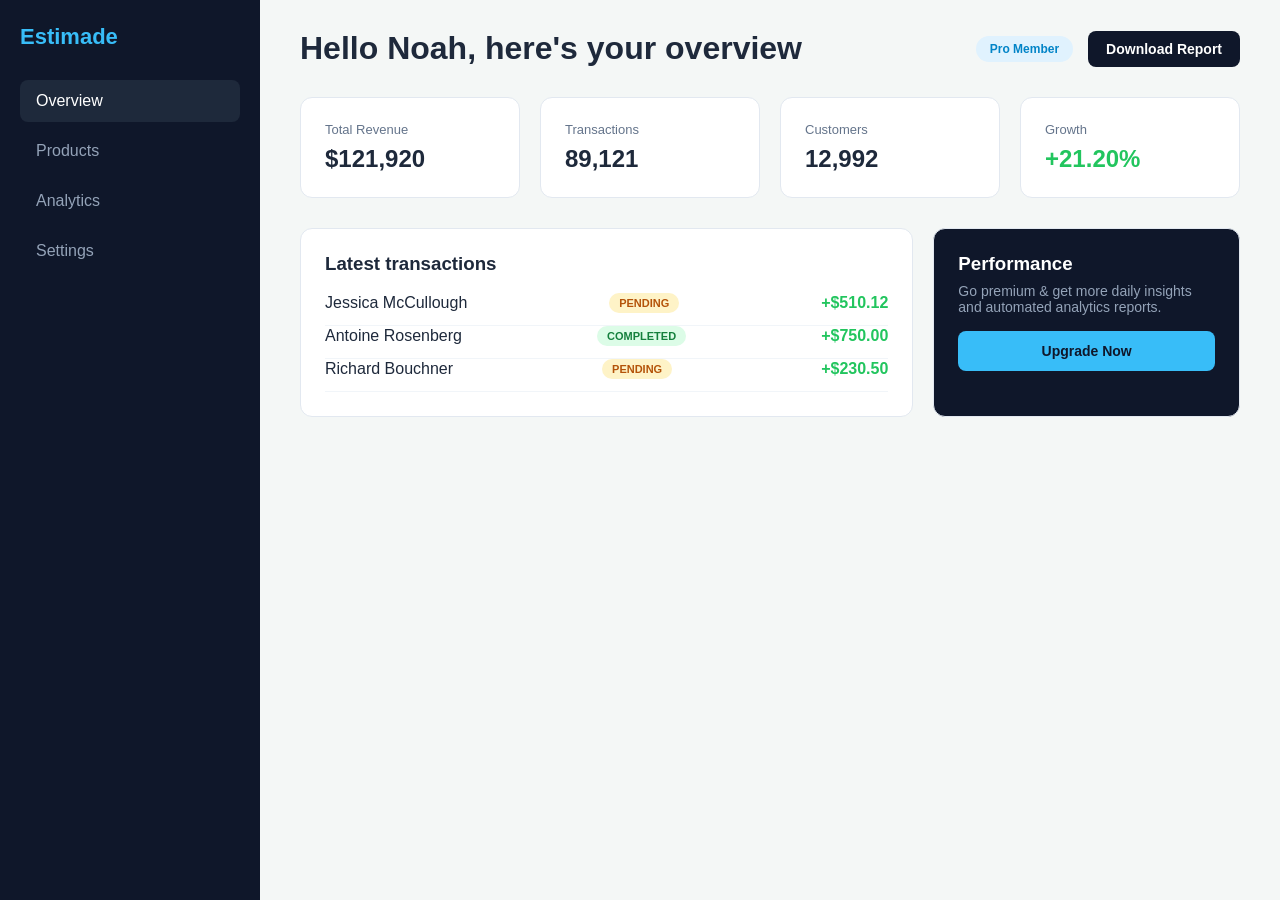
<file: HOMEWORK WEEK4/index.html>
<!DOCTYPE html>
<html lang="en">
<head>
    <meta charset="UTF-8">
    <meta name="viewport" content="width=device-width, initial-scale=1.0">
    <title>Dashboard Lab Exercise</title>
     <link rel="stylesheet" href="style.css">
</head>
<body>
    <div class="dashboard-grid">
        <aside class="sidebar">
            <div class="sidebar-brand">
                <h2>Estimade</h2>
            </div>
            <ul class="nav-links">
                <li>
                    <a href="#" class="active">Overview</a>
                </li>
                <li>
                    <a href="#">Products</a>
                </li>
                <li>
                    <a href="#">Analytics</a>
                </li>
                <li>
                    <a href="#">Settings</a>
                </li>
            </ul>
        </aside>
        <main class="main-content">
            <header class="top-header">
                <div class="welcome-text">
                    <h1>Hello Noah, here's your overview</h1>
                </div>
                <div class="user-profile">
                    <span class="badge">Pro Member</span>
                    <button class="btn-download">Download Report</button>
                </div>
            </header>
            <section class="metrics-grid">
                <div class="card metric-card">
                    <p class="metric-title">Total Revenue</p>
                    <h3 class="metric-value">$121,920</h3>
                </div>
                <div class="card metric-card">
                    <p class="metric-title">Transactions</p>
                    <h3 class="metric-value">89,121</h3>
                </div>
                <div class="card metric-card">
                    <p class="metric-title">Customers</p>
                    <h3 class="metric-value">12,992</h3>
                </div>
                <div class="card metric-card">
                    <p class="metric-title">Growth</p>
                    <h3 class="metric-value text-success">+21.20%</h3>
                </div>
            </section>
            <section class="content-grid">
                <div class="card transactions-panel">
                    <h3>Latest transactions</h3> <br>
                    <ul class="transaction-list">
                        <li class="transaction-item">
                            <span>Jessica McCullough</span>
                            <span class="status pending">Pending</span>
                            <span class="amount">+$510.12</span>
                        </li>
                        <li class="transaction-item">
                            <span>Antoine Rosenberg</span>
                            <span class="status completed">Completed</span>
                            <span class="amount">+$750.00</span>
                        </li>
                        <li class="transaction-item">
                            <span>Richard Bouchner</span>
                            <span class="status pending">Pending</span>
                            <span class="amount">+$230.50</span>
                        </li>
                    </ul>
                </div>
                <div class="card promo-panel">
                    <h3>Performance</h3>
                    <p>Go premium & get more daily insights and automated analytics reports.</p>
                    <button class="btn-primary">Upgrade Now</button>
                </div>
            </section>
        </main>
    </div>
</body>
</html>
</file>
<file: HOMEWORK WEEK4/style.css>
* {
    box-sizing: border-box;
    margin: 0;
    padding: 0;
    font-family: 'Inter', sans-serif;
}
body {
    background-color: #f4f7f6;
    color: #1e293b;
    min-height: 100vh;
}
.card {
    background: #ffffff;
    border-radius: 12px;
    border: 1px solid #e2e8f0;
    padding: 24px;
}
.dashboard-grid {
    display: grid;
    grid-template-columns: 260px 1fr;
    min-height: 100vh;
}
.sidebar {
    background-color: #0f172a;
    color: #ffffff;
    padding: 24px 20px;
    display: flex;
    flex-direction: column;
    gap: 30px;
}
.sidebar-brand h2 {
    color: #38bdf8;
    font-size: 22px;
    font-weight: 700;
}
.nav-links {
    list-style: none;
    display: flex;
    flex-direction: column;
    gap: 8px;
}
.nav-links a {
    display: block;
    color: #94a3b8;
    text-decoration: none;
    padding: 12px 16px;
    border-radius: 8px;
}
.nav-links a:hover,
.nav-links a.active {
    background-color: #1e293b;
    color: #ffffff;
}
.main-content {
    padding: 30px 40px;
    display: flex;
    flex-direction: column;
    gap: 30px;
}
.top-header {
    display: flex;
    justify-content: space-between;
    align-items: center;
    flex-wrap: wrap;
}
.user-profile {
    display: flex;
    align-items: center;
    gap: 15px;
}
.badge {
    background-color: #e0f2fe;
    color: #0284c7;
    font-size: 12px;
    font-weight: 600;
    padding: 6px 14px;
    border-radius: 20px;
}
.btn-download {
    background-color: #0f172a;
    color: #ffffff;
    border: none;
    padding: 10px 18px;
    border-radius: 8px;
    font-size: 14px;
    font-weight: 600;
    cursor: pointer;
}
.metrics-grid {
    display: grid;
    grid-template-columns: repeat(auto-fit, minmax(220px, 1fr));
    gap: 20px;
}
.metric-card {
    display: flex;
    flex-direction: column;
    gap: 8px;
}
.metric-title {
    font-size: 13px;
    color: #64748b;
}
.metric-value {
    font-size: 24px;
    font-weight: 700;
}
.text-success {
    color: #22c55e;
}
.content-grid {
    display: grid;
    grid-template-columns: 2fr 1fr;
    gap: 20px;
}
.transaction-item {
    display: flex;
    justify-content: space-between;
    align-items: center;
    padding-bottom: 12px;
    border-bottom: 1px solid #f1f5f9;
}
.amount {
    color: #22c55e;
    font-weight: 600;
}
.status {
    font-size: 11px;
    font-weight: 700;
    text-transform: uppercase;
    padding: 4px 10px;
    border-radius: 20px;
}
.status.pending {
    background-color: #fef3c7;
    color: #b45309;
}
.status.completed {
    background-color: #dcfce7;
    color: #15803d;
}
.promo-panel {
    background-color: #0f172a;
    color: #ffffff;
}
.promo-panel h3 {
    margin-bottom: 8px;
}
.promo-panel p {
    color: #94a3b8;
    font-size: 14px;
    margin-bottom: 16px;
}
.btn-primary {
    background-color: #38bdf8;
    color: #0f172a;
    border: none;
    padding: 12px 20px;
    border-radius: 8px;
    font-size: 14px;
    font-weight: 700;
    cursor: pointer;
    width: 100%;
}
@media (max-width: 1023px) {
    .content-grid {
        grid-template-columns: 1fr;
    }
}
@media (max-width: 767px) {
    .dashboard-grid {
        grid-template-columns: 1fr;
    }
    .sidebar {
        display: none;
    }
}
</file>
